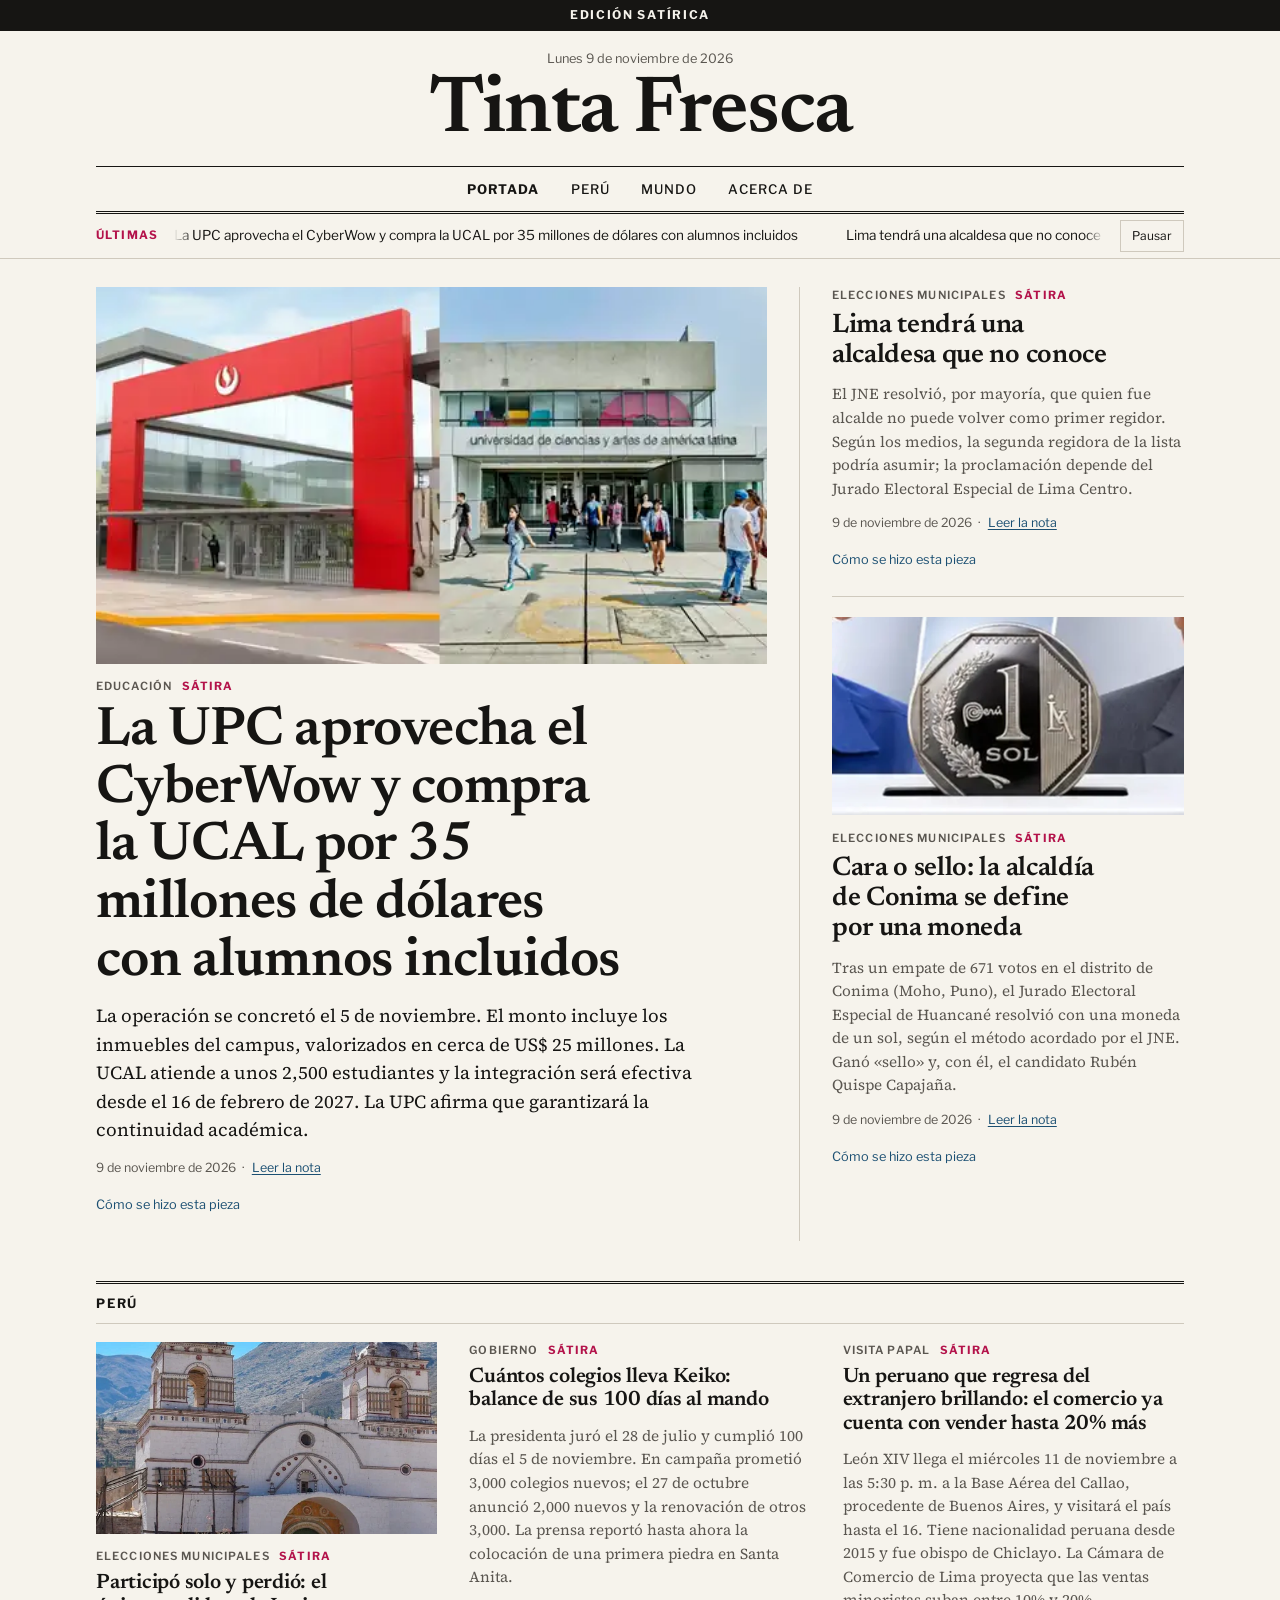
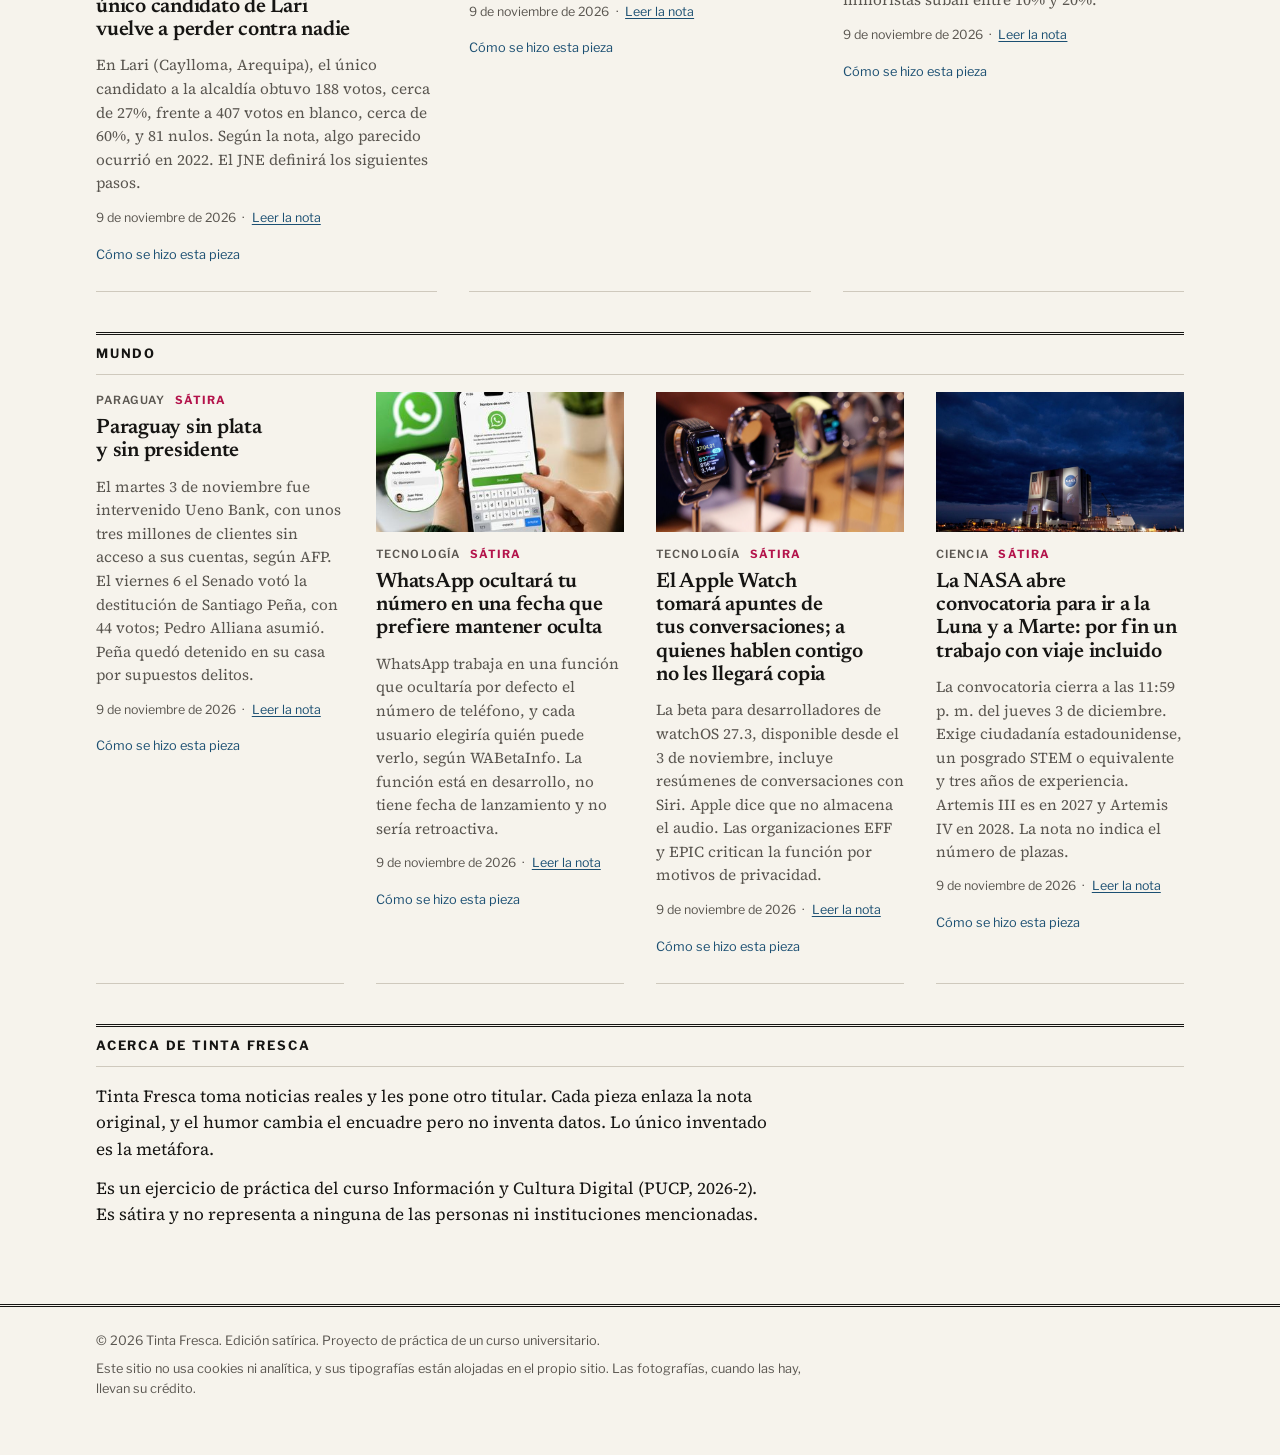
<file: index.html>
<!DOCTYPE html>
<html lang="es">
<head>
  <meta charset="utf-8">
  <meta name="viewport" content="width=device-width, initial-scale=1">
  <title>Tinta Fresca</title>
  <meta name="description" content="Tinta Fresca: edición satírica. Noticias reales contadas con otro titular. Proyecto de práctica del curso Información y Cultura Digital (PUCP).">
  <link rel="icon" href="data:image/svg+xml,%3Csvg xmlns='http://www.w3.org/2000/svg' viewBox='0 0 32 32'%3E%3Crect width='32' height='32' fill='%23161513'/%3E%3Ctext x='16' y='24' font-family='Georgia,serif' font-size='22' font-weight='700' text-anchor='middle' fill='%23f6f3ec'%3ET%3C/text%3E%3C/svg%3E">
  <link rel="preload" href="fonts/newsreader-latin-wght-normal.woff2" as="font" type="font/woff2" crossorigin>
  <link rel="preload" href="fonts/source-serif-4-latin-wght-normal.woff2" as="font" type="font/woff2" crossorigin>
  <link rel="stylesheet" href="css/style.css">
</head>
<body>
  <a class="saltar" href="#portada">Ir a las noticias</a>

  <div class="franja">
    <div class="contenedor">
      <p><strong>Edición satírica</strong></p>
    </div>
  </div>

  <header class="cabecera">
    <div class="contenedor">
      <p class="fecha" id="fecha-hoy">Lunes 9 de noviembre de 2026</p>
      <h1 class="nombre"><a href="./">Tinta Fresca</a></h1>
      <nav class="secciones" aria-label="Secciones">
        <ul>
          <li><a href="./" aria-current="true">Portada</a></li>
          <li><a href="#peru">Perú</a></li>
          <li><a href="#mundo">Mundo</a></li>
          <li><a href="#acerca">Acerca de</a></li>
        </ul>
      </nav>
    </div>
  </header>

  <div class="cintillo" role="region" aria-label="Últimas noticias">
    <div class="contenedor cintillo-fila">
      <span class="cintillo-rotulo">Últimas</span>
      <div class="cintillo-ventana">
        <ul class="cintillo-lista" id="cintillo-lista"></ul>
      </div>
      <button class="cintillo-pausa" id="cintillo-pausa" type="button" aria-pressed="false">Pausar</button>
    </div>
  </div>

  <main id="portada">
    <div class="contenedor">
      <noscript><p class="sin-js">Esta página necesita JavaScript para mostrar las noticias.</p></noscript>

      <section class="portada" id="portada-grid" aria-label="Portada"></section>

      <section class="bloque" id="peru" aria-labelledby="h-peru">
        <h2 class="bloque-titulo" id="h-peru">Perú</h2>
        <div class="fila" id="fila-peru"></div>
      </section>

      <section class="bloque" id="mundo" aria-labelledby="h-mundo">
        <h2 class="bloque-titulo" id="h-mundo">Mundo</h2>
        <div class="fila fila-4" id="fila-mundo"></div>
      </section>

      <section class="bloque acerca" id="acerca" aria-labelledby="h-acerca">
        <h2 class="bloque-titulo" id="h-acerca">Acerca de Tinta Fresca</h2>
        <div class="acerca-texto">
          <p>Tinta Fresca toma noticias reales y les pone otro titular. Cada pieza enlaza la nota original, y el humor cambia el encuadre pero no inventa datos. Lo único inventado es la metáfora.</p>
          <p>Es un ejercicio de práctica del curso Información y Cultura Digital (PUCP, 2026-2). Es sátira y no representa a ninguna de las personas ni instituciones mencionadas.</p>
        </div>
      </section>
    </div>
  </main>

  <footer class="pie">
    <div class="contenedor">
      <p>© 2026 Tinta Fresca. Edición satírica. Proyecto de práctica de un curso universitario.</p>
      <p>Este sitio no usa cookies ni analítica, y sus tipografías están alojadas en el propio sitio. Las fotografías, cuando las hay, llevan su crédito.</p>
    </div>
  </footer>

  <script src="data/piezas.js"></script>
  <script src="js/app.js"></script>
</body>
</html>
</file>
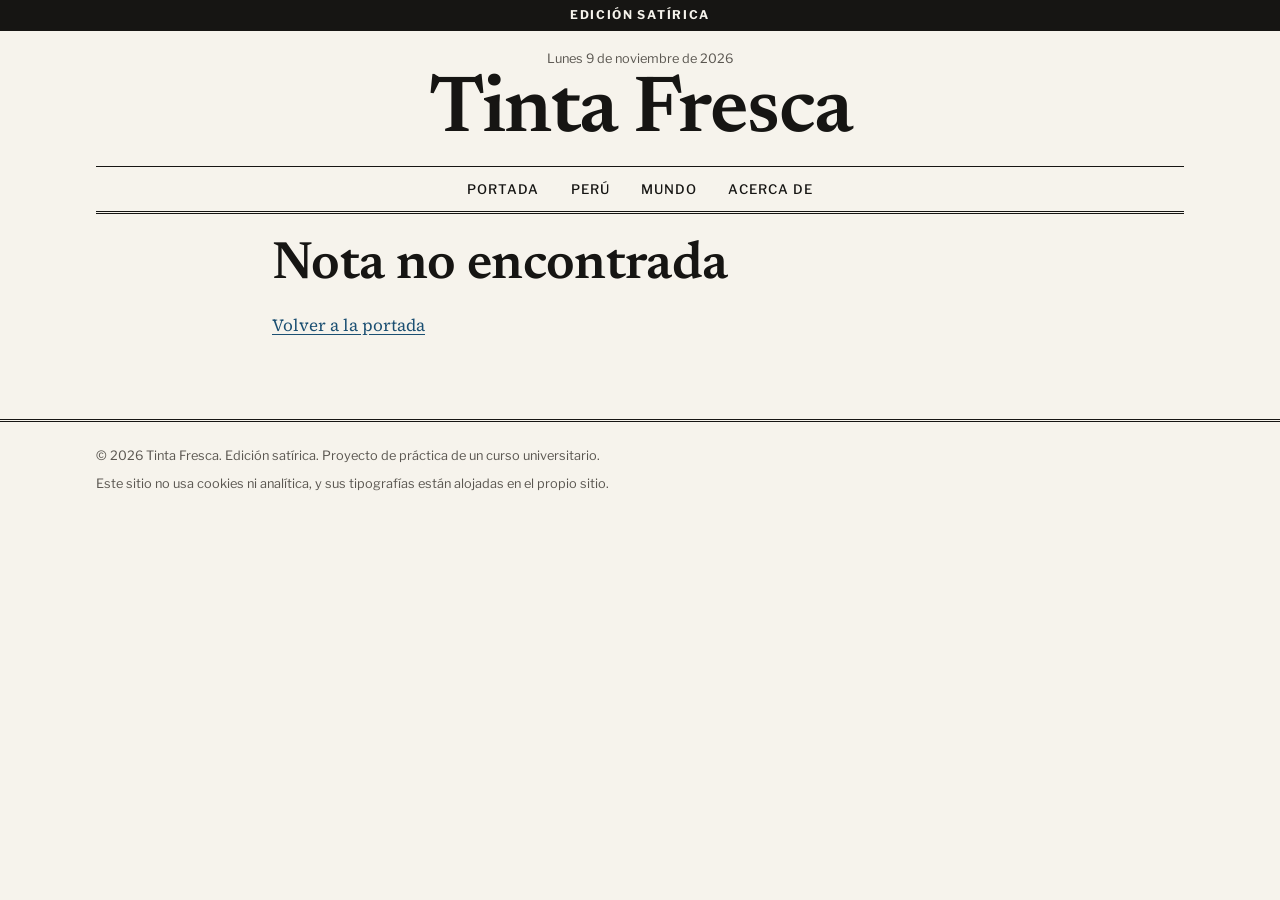
<file: nota.html>
<!DOCTYPE html>
<html lang="es">
<head>
  <meta charset="utf-8">
  <meta name="viewport" content="width=device-width, initial-scale=1">
  <title>Tinta Fresca</title>
  <meta name="description" content="Tinta Fresca: edición satírica.">
  <link rel="icon" href="data:image/svg+xml,%3Csvg xmlns='http://www.w3.org/2000/svg' viewBox='0 0 32 32'%3E%3Crect width='32' height='32' fill='%23161513'/%3E%3Ctext x='16' y='24' font-family='Georgia,serif' font-size='22' font-weight='700' text-anchor='middle' fill='%23f6f3ec'%3ET%3C/text%3E%3C/svg%3E">
  <link rel="preload" href="fonts/newsreader-latin-wght-normal.woff2" as="font" type="font/woff2" crossorigin>
  <link rel="preload" href="fonts/source-serif-4-latin-wght-normal.woff2" as="font" type="font/woff2" crossorigin>
  <link rel="stylesheet" href="css/style.css">
</head>
<body>
  <a class="saltar" href="#contenido">Ir a la nota</a>

  <div class="franja">
    <div class="contenedor">
      <p><strong>Edición satírica</strong></p>
    </div>
  </div>

  <header class="cabecera">
    <div class="contenedor">
      <p class="fecha" id="fecha-hoy">Lunes 9 de noviembre de 2026</p>
      <p class="nombre"><a href="./">Tinta Fresca</a></p>
      <nav class="secciones" aria-label="Secciones">
        <ul>
          <li><a href="./">Portada</a></li>
          <li><a href="./#peru">Perú</a></li>
          <li><a href="./#mundo">Mundo</a></li>
          <li><a href="./#acerca">Acerca de</a></li>
        </ul>
      </nav>
    </div>
  </header>

  <main id="contenido">
    <div class="contenedor">
      <article class="articulo" id="articulo">
        <noscript><p class="sin-js">Esta página necesita JavaScript para mostrar la nota.</p></noscript>
      </article>
    </div>
  </main>

  <footer class="pie">
    <div class="contenedor">
      <p>© 2026 Tinta Fresca. Edición satírica. Proyecto de práctica de un curso universitario.</p>
      <p>Este sitio no usa cookies ni analítica, y sus tipografías están alojadas en el propio sitio.</p>
    </div>
  </footer>

  <script src="data/piezas.js"></script>
  <script src="js/nota.js"></script>
</body>
</html>
</file>
<file: css/style.css>
/* Tinta Fresca — hoja de estilos
   Tipografías alojadas en el sitio (sin pedir nada a servidores externos).
   Newsreader (titulares), Source Serif 4 (texto), Libre Franklin (rótulos). Licencia SIL OFL. */

@font-face {
  font-family: "Newsreader";
  src: url("../fonts/newsreader-latin-wght-normal.woff2") format("woff2");
  font-weight: 200 800;
  font-style: normal;
  font-display: swap;
}
@font-face {
  font-family: "Newsreader";
  src: url("../fonts/newsreader-latin-wght-italic.woff2") format("woff2");
  font-weight: 200 800;
  font-style: italic;
  font-display: swap;
}
@font-face {
  font-family: "Source Serif 4";
  src: url("../fonts/source-serif-4-latin-wght-normal.woff2") format("woff2");
  font-weight: 200 900;
  font-style: normal;
  font-display: swap;
}
@font-face {
  font-family: "Source Serif 4";
  src: url("../fonts/source-serif-4-latin-wght-italic.woff2") format("woff2");
  font-weight: 200 900;
  font-style: italic;
  font-display: swap;
}
@font-face {
  font-family: "Libre Franklin";
  src: url("../fonts/libre-franklin-latin-wght-normal.woff2") format("woff2");
  font-weight: 100 900;
  font-style: normal;
  font-display: swap;
}

:root {
  color-scheme: light dark;

  --papel: #f6f3ec;
  --tinta: #161513;
  --tinta-suave: #5a5650;
  --regla: #cfc9bd;
  --regla-fuerte: #161513;
  --rosa: #b3124a;
  --enlace: #1b4f72;

  --titulares: "Newsreader", Georgia, "Times New Roman", serif;
  --texto: "Source Serif 4", Georgia, "Times New Roman", serif;
  --rotulos: "Libre Franklin", "Franklin Gothic Medium", "Helvetica Neue", Arial, sans-serif;

  --ancho: 72rem;
  --margen: clamp(1rem, 4vw, 2rem);
}

@media (prefers-color-scheme: dark) {
  :root {
    --papel: #14130f;
    --tinta: #f1ede3;
    --tinta-suave: #aca79c;
    --regla: #3a3730;
    --regla-fuerte: #f1ede3;
    --rosa: #ff7ba3;
    --enlace: #8cc4ee;
  }
}

*,
*::before,
*::after {
  box-sizing: border-box;
}

html {
  -webkit-text-size-adjust: 100%;
  scroll-behavior: smooth;
}
@media (prefers-reduced-motion: reduce) {
  html {
    scroll-behavior: auto;
  }
}

body {
  margin: 0;
  background: var(--papel);
  color: var(--tinta);
  font-family: var(--texto);
  font-size: 1.0625rem;
  line-height: 1.55;
  font-optical-sizing: auto;
}

a {
  color: var(--enlace);
  text-underline-offset: 0.18em;
}
:focus-visible {
  outline: 3px solid var(--rosa);
  outline-offset: 3px;
}

.contenedor {
  width: 100%;
  max-width: var(--ancho);
  margin-inline: auto;
  padding-inline: var(--margen);
}

.saltar {
  position: absolute;
  left: var(--margen);
  top: -4rem;
  background: var(--tinta);
  color: var(--papel);
  padding: 0.6rem 1rem;
  font-family: var(--rotulos);
  z-index: 20;
}
.saltar:focus {
  top: 0.75rem;
}

/* ---------- Franja: único aviso general ---------- */

.franja {
  background: var(--tinta);
  color: var(--papel);
}
.franja p {
  margin: 0;
  padding: 0.4rem 0;
  font-family: var(--rotulos);
  font-size: 0.75rem;
  letter-spacing: 0.14em;
  text-transform: uppercase;
  text-align: center;
}

/* ---------- Cabecera ---------- */

.cabecera .contenedor {
  padding-block: 1.1rem 0;
}
.fecha {
  margin: 0;
  font-family: var(--rotulos);
  font-size: 0.8rem;
  color: var(--tinta-suave);
  text-align: center;
}
.nombre {
  margin: 0.2rem 0 0.9rem;
  text-align: center;
  font-family: var(--titulares);
  font-weight: 600;
  font-size: clamp(2.6rem, 9vw, 5rem);
  line-height: 1;
  letter-spacing: -0.02em;
  font-variation-settings: "opsz" 72;
}
.nombre a {
  color: inherit;
  text-decoration: none;
}

.secciones {
  border-top: 1px solid var(--regla-fuerte);
  border-bottom: 3px double var(--regla-fuerte);
}
.secciones ul {
  list-style: none;
  margin: 0;
  padding: 0;
  display: flex;
  flex-wrap: wrap;
  justify-content: center;
  gap: 0 1.75rem;
}
.secciones a {
  display: inline-block;
  padding: 0.7rem 0.1rem;
  min-height: 44px;
  font-family: var(--rotulos);
  font-weight: 500;
  font-size: 0.82rem;
  letter-spacing: 0.08em;
  text-transform: uppercase;
  color: var(--tinta);
  text-decoration: none;
}
.secciones a:hover {
  text-decoration: underline;
  text-underline-offset: 0.35em;
}
.secciones a[aria-current="true"] {
  font-weight: 700;
}

/* ---------- Cintillo ---------- */

.cintillo {
  border-bottom: 1px solid var(--regla);
}
.cintillo-fila {
  display: flex;
  align-items: center;
  gap: 1rem;
  padding-block: 0.35rem;
}
.cintillo-rotulo {
  flex: none;
  font-family: var(--rotulos);
  font-weight: 700;
  font-size: 0.72rem;
  letter-spacing: 0.1em;
  text-transform: uppercase;
  color: var(--rosa);
}
.cintillo-ventana {
  flex: 1;
  overflow: hidden;
  min-width: 0;
  mask-image: linear-gradient(to right, transparent, #000 2%, #000 98%, transparent);
}
.cintillo-lista {
  list-style: none;
  margin: 0;
  padding: 0;
  display: flex;
  width: max-content;
  animation: desplazar 90s linear infinite;
}
.cintillo-lista li {
  flex: none;
  padding-right: 3rem;
  font-family: var(--rotulos);
  font-size: 0.85rem;
  white-space: nowrap;
}
.cintillo-lista a {
  color: var(--tinta);
  text-decoration: none;
}
.cintillo-lista a:hover {
  text-decoration: underline;
}
.cintillo.pausado .cintillo-lista,
.cintillo-ventana:hover .cintillo-lista,
.cintillo-ventana:focus-within .cintillo-lista {
  animation-play-state: paused;
}
.cintillo-pausa {
  flex: none;
  font: inherit;
  font-family: var(--rotulos);
  font-size: 0.75rem;
  color: var(--tinta);
  background: transparent;
  border: 1px solid var(--regla);
  padding: 0.35rem 0.7rem;
  min-height: 32px;
  cursor: pointer;
}
.cintillo-pausa:hover {
  border-color: var(--tinta);
}
@keyframes desplazar {
  from { transform: translateX(0); }
  to { transform: translateX(-50%); }
}
/* Sin movimiento: el cintillo queda estático, con desplazamiento manual */
@media (prefers-reduced-motion: reduce) {
  .cintillo-lista {
    animation: none;
  }
  .cintillo-ventana {
    overflow-x: auto;
    mask-image: none;
  }
  .cintillo-pausa {
    display: none;
  }
  .cintillo-lista li[aria-hidden="true"] {
    display: none;
  }
}

/* ---------- Portada ---------- */

main {
  padding-bottom: 1rem;
}
.portada {
  display: grid;
  gap: 0;
  padding-block: 1.75rem 2rem;
}
@media (min-width: 60rem) {
  .portada {
    grid-template-columns: 2fr 1fr;
    column-gap: 2rem;
  }
  .portada .principal {
    padding-right: 2rem;
    border-right: 1px solid var(--regla);
  }
  .portada .laterales {
    display: grid;
    align-content: start;
  }
}

.nota {
  padding-block: 1.25rem;
  border-top: 1px solid var(--regla);
}
.principal.nota {
  border-top: 0;
  padding-top: 0;
}
.laterales .nota:first-child {
  border-top: 0;
  padding-top: 0;
}

.tema {
  margin: 0 0 0.45rem;
  font-family: var(--rotulos);
  font-weight: 600;
  font-size: 0.7rem;
  letter-spacing: 0.1em;
  text-transform: uppercase;
  color: var(--tinta-suave);
}
.etiqueta {
  margin-left: 0.6rem;
  color: var(--rosa);
  font-weight: 700;
}

.titular {
  margin: 0;
  font-family: var(--titulares);
  font-weight: 600;
  line-height: 1.12;
  letter-spacing: -0.012em;
  text-wrap: balance;
  font-variation-settings: "opsz" 48;
}
.principal .titular {
  font-size: clamp(2rem, 1.3rem + 3vw, 3.4rem);
  line-height: 1.06;
}
.laterales .titular {
  font-size: clamp(1.4rem, 1.2rem + 0.6vw, 1.7rem);
}
.fila .titular {
  font-size: 1.3rem;
}

.bajada {
  margin: 0.7rem 0 0;
  color: var(--tinta);
  font-size: 1rem;
}
.principal .bajada {
  font-size: 1.15rem;
  max-width: 40rem;
}
.laterales .bajada,
.fila .bajada {
  font-size: 0.95rem;
  color: var(--tinta-suave);
}

.pie-nota {
  margin: 0.8rem 0 0;
  font-family: var(--rotulos);
  font-size: 0.78rem;
  color: var(--tinta-suave);
}
.pie-nota a {
  color: var(--enlace);
}
.pie-nota .sep {
  margin-inline: 0.4rem;
}

/* ---------- Ilustraciones ---------- */

.ilustracion {
  margin: 0 0 0.9rem;
}
.titular a {
  color: inherit;
  text-decoration: none;
}
.titular a:hover {
  text-decoration: underline;
  text-decoration-thickness: 1px;
  text-underline-offset: 0.12em;
}
.ilustracion img {
  display: block;
  width: 100%;
  height: auto;
  aspect-ratio: 3 / 2;
  object-fit: cover;
  background: var(--regla);
}
.articulo .ilustracion img {
  aspect-ratio: auto;
}
.principal .titular a {
  color: inherit;
  text-decoration: none;
}
.titular a:hover {
  text-decoration: underline;
  text-decoration-thickness: 1px;
  text-underline-offset: 0.12em;
}
.ilustracion img {
  aspect-ratio: 16 / 9;
  object-fit: cover;
}
.ilustracion figcaption {
  margin-top: 0.3rem;
  font-family: var(--rotulos);
  font-size: 0.68rem;
  color: var(--tinta-suave);
  text-align: right;
}

/* ---------- Ficha oculta ---------- */

.ficha {
  margin-top: 0.7rem;
  font-family: var(--rotulos);
  font-size: 0.8rem;
}
.ficha summary {
  display: inline-block;
  cursor: pointer;
  color: var(--enlace);
  padding-block: 0.4rem;
  min-height: 32px;
}
.ficha dl {
  margin: 0.4rem 0 0;
  padding: 0.9rem 1rem 1rem;
  border-left: 3px solid var(--rosa);
  background: color-mix(in srgb, var(--tinta) 5%, transparent);
  font-family: var(--texto);
  font-size: 0.92rem;
}
.ficha dt {
  margin-top: 0.8rem;
  font-family: var(--rotulos);
  font-weight: 600;
  font-size: 0.72rem;
  letter-spacing: 0.06em;
  text-transform: uppercase;
  color: var(--tinta-suave);
}
.ficha dt:first-child {
  margin-top: 0;
}
.ficha dd {
  margin: 0.15rem 0 0;
  color: var(--tinta);
}
.ficha ul {
  margin: 0.15rem 0 0;
  padding-left: 1.1rem;
}

/* ---------- Bloques ---------- */

.bloque {
  padding-block: 0.5rem 2rem;
}
.bloque-titulo {
  margin: 0;
  padding: 0.6rem 0;
  border-top: 3px double var(--regla-fuerte);
  border-bottom: 1px solid var(--regla);
  font-family: var(--rotulos);
  font-weight: 700;
  font-size: 0.8rem;
  letter-spacing: 0.14em;
  text-transform: uppercase;
}
.fila {
  display: grid;
  gap: 0 2rem;
  grid-template-columns: 1fr;
}
@media (min-width: 40rem) {
  .fila {
    grid-template-columns: repeat(2, 1fr);
  }
}
@media (min-width: 60rem) {
  .fila {
    grid-template-columns: repeat(3, 1fr);
  }
  .fila-4 {
    grid-template-columns: repeat(4, 1fr);
  }
}
.fila .nota {
  border-top: 0;
  border-bottom: 1px solid var(--regla);
  padding-top: 1.1rem;
}

.acerca-texto {
  max-width: 42rem;
  padding-top: 1rem;
}
.acerca-texto p {
  margin: 0 0 0.8rem;
}

/* ---------- Pie ---------- */

.pie {
  border-top: 3px double var(--regla-fuerte);
  margin-top: 1rem;
  padding-block: 1.5rem 3rem;
  font-family: var(--rotulos);
  font-size: 0.8rem;
  color: var(--tinta-suave);
}
.pie p {
  margin: 0 0 0.5rem;
  max-width: 46rem;
}

.sin-js {
  padding: 1rem 0;
}

/* ---------- Página de nota ---------- */

.articulo {
  max-width: 46rem;
  margin-inline: auto;
  padding-block: 1.5rem 2rem;
}
.migas {
  margin: 0 0 1rem;
  font-family: var(--rotulos);
  font-size: 0.75rem;
  letter-spacing: 0.08em;
  text-transform: uppercase;
}
.migas a {
  color: var(--tinta-suave);
}
.articulo .titular {
  font-size: clamp(2.1rem, 1.4rem + 3vw, 3.3rem);
  line-height: 1.07;
}
.articulo .subtitulo {
  margin: 0.9rem 0 0;
  font-family: var(--titulares);
  font-size: 1.3rem;
  line-height: 1.35;
  color: var(--tinta-suave);
}
.firma {
  margin: 1.2rem 0;
  padding-block: 0.7rem;
  border-top: 1px solid var(--regla);
  border-bottom: 1px solid var(--regla);
  font-family: var(--rotulos);
  font-size: 0.8rem;
  color: var(--tinta-suave);
}
.firma strong {
  color: var(--tinta);
}
.cuerpo p {
  margin: 0 0 1.1rem;
  font-size: 1.15rem;
  line-height: 1.65;
}
.cuerpo p:first-child::first-letter {
  float: left;
  font-family: var(--titulares);
  font-weight: 600;
  font-size: 4rem;
  line-height: 0.85;
  padding: 0.35rem 0.5rem 0 0;
}
.articulo .ilustracion {
  margin: 1.2rem 0;
}
.recuadro {
  margin-top: 2rem;
  padding: 1.1rem 1.3rem 1.3rem;
  border-top: 3px double var(--regla-fuerte);
  background: color-mix(in srgb, var(--tinta) 5%, transparent);
}
.recuadro h2 {
  margin: 0 0 0.6rem;
  font-family: var(--rotulos);
  font-size: 0.78rem;
  letter-spacing: 0.12em;
  text-transform: uppercase;
}
.recuadro dl {
  margin: 0;
  font-size: 0.95rem;
}
.recuadro dt {
  margin-top: 0.8rem;
  font-family: var(--rotulos);
  font-weight: 600;
  font-size: 0.72rem;
  letter-spacing: 0.06em;
  text-transform: uppercase;
  color: var(--tinta-suave);
}
.recuadro dd {
  margin: 0.15rem 0 0;
}
.recuadro ul {
  margin: 0.15rem 0 0;
  padding-left: 1.1rem;
}
.relacionadas {
  margin-top: 2rem;
}
.relacionadas ul {
  list-style: none;
  margin: 0;
  padding: 0;
}
.relacionadas li {
  padding: 0.7rem 0;
  border-bottom: 1px solid var(--regla);
  font-family: var(--titulares);
  font-weight: 600;
  font-size: 1.15rem;
  line-height: 1.25;
}
.relacionadas a {
  color: var(--tinta);
  text-decoration: none;
}
.relacionadas a:hover {
  text-decoration: underline;
}
</file>
